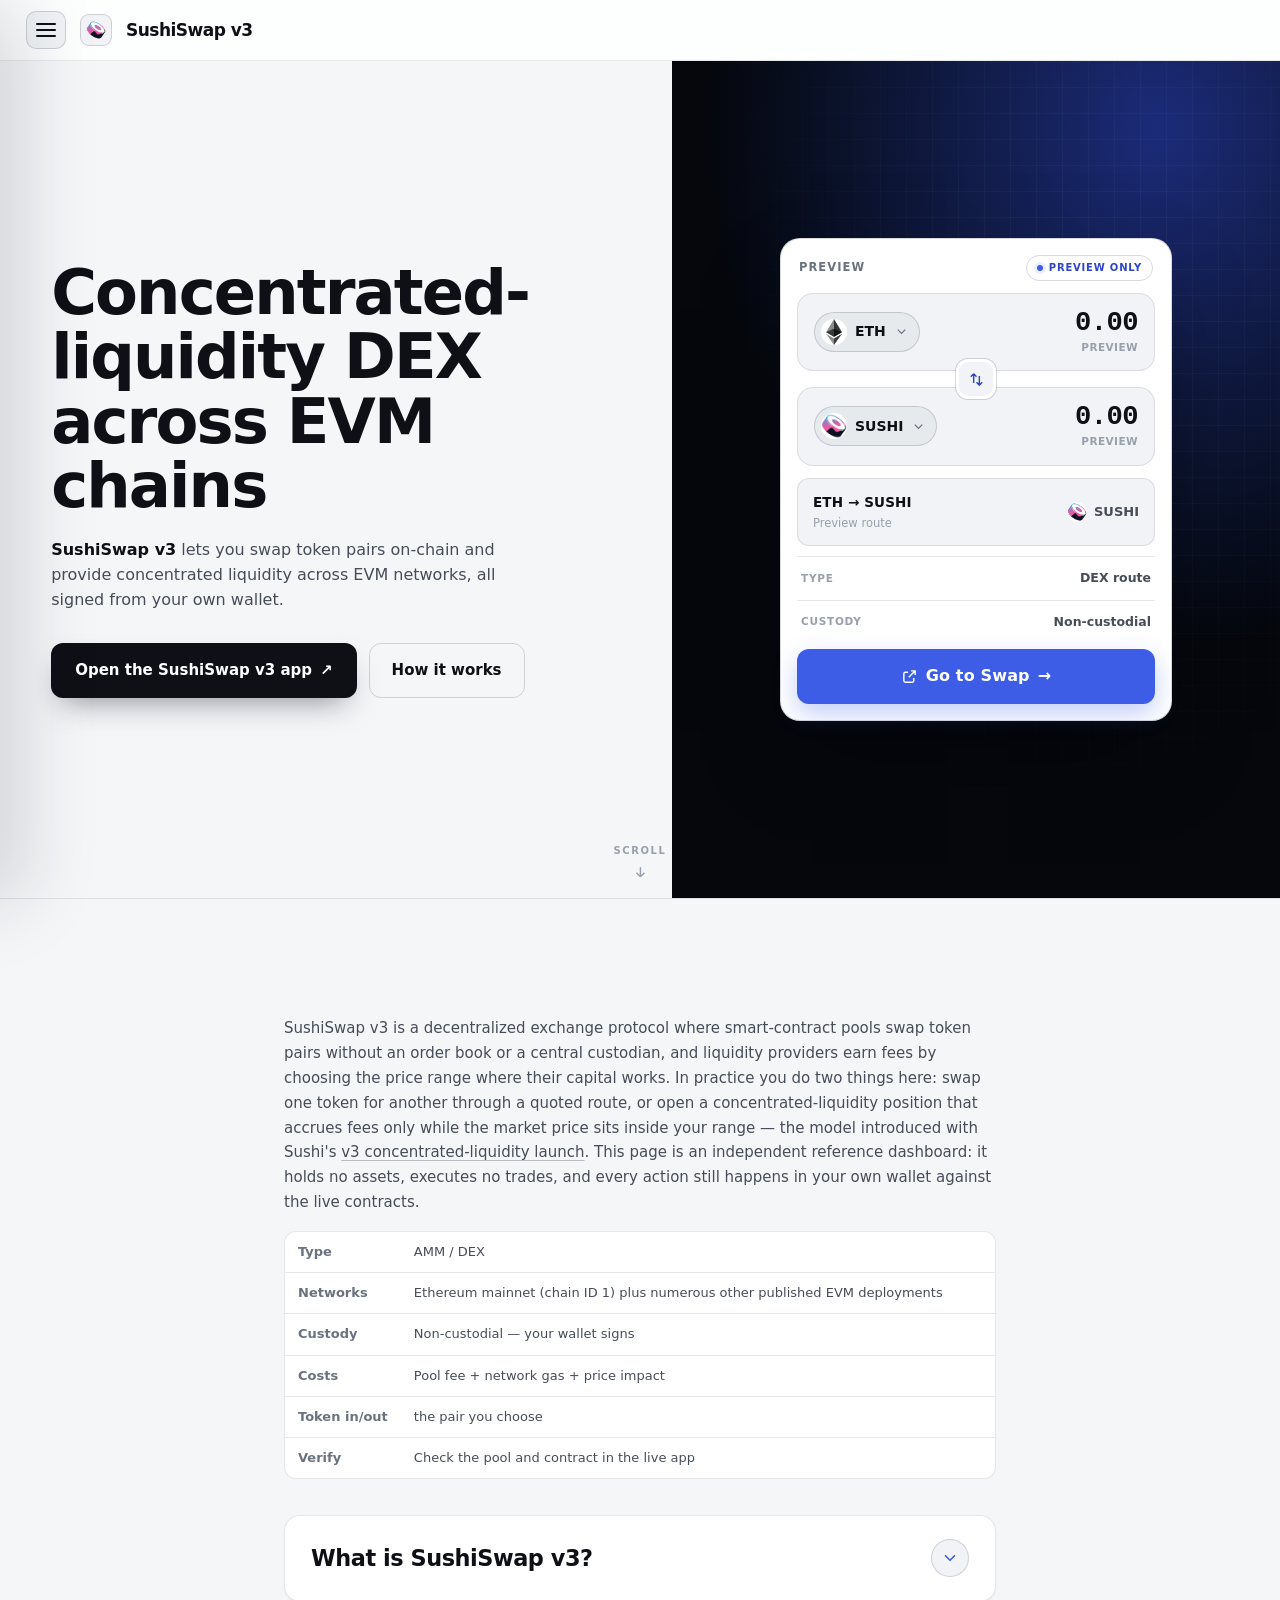
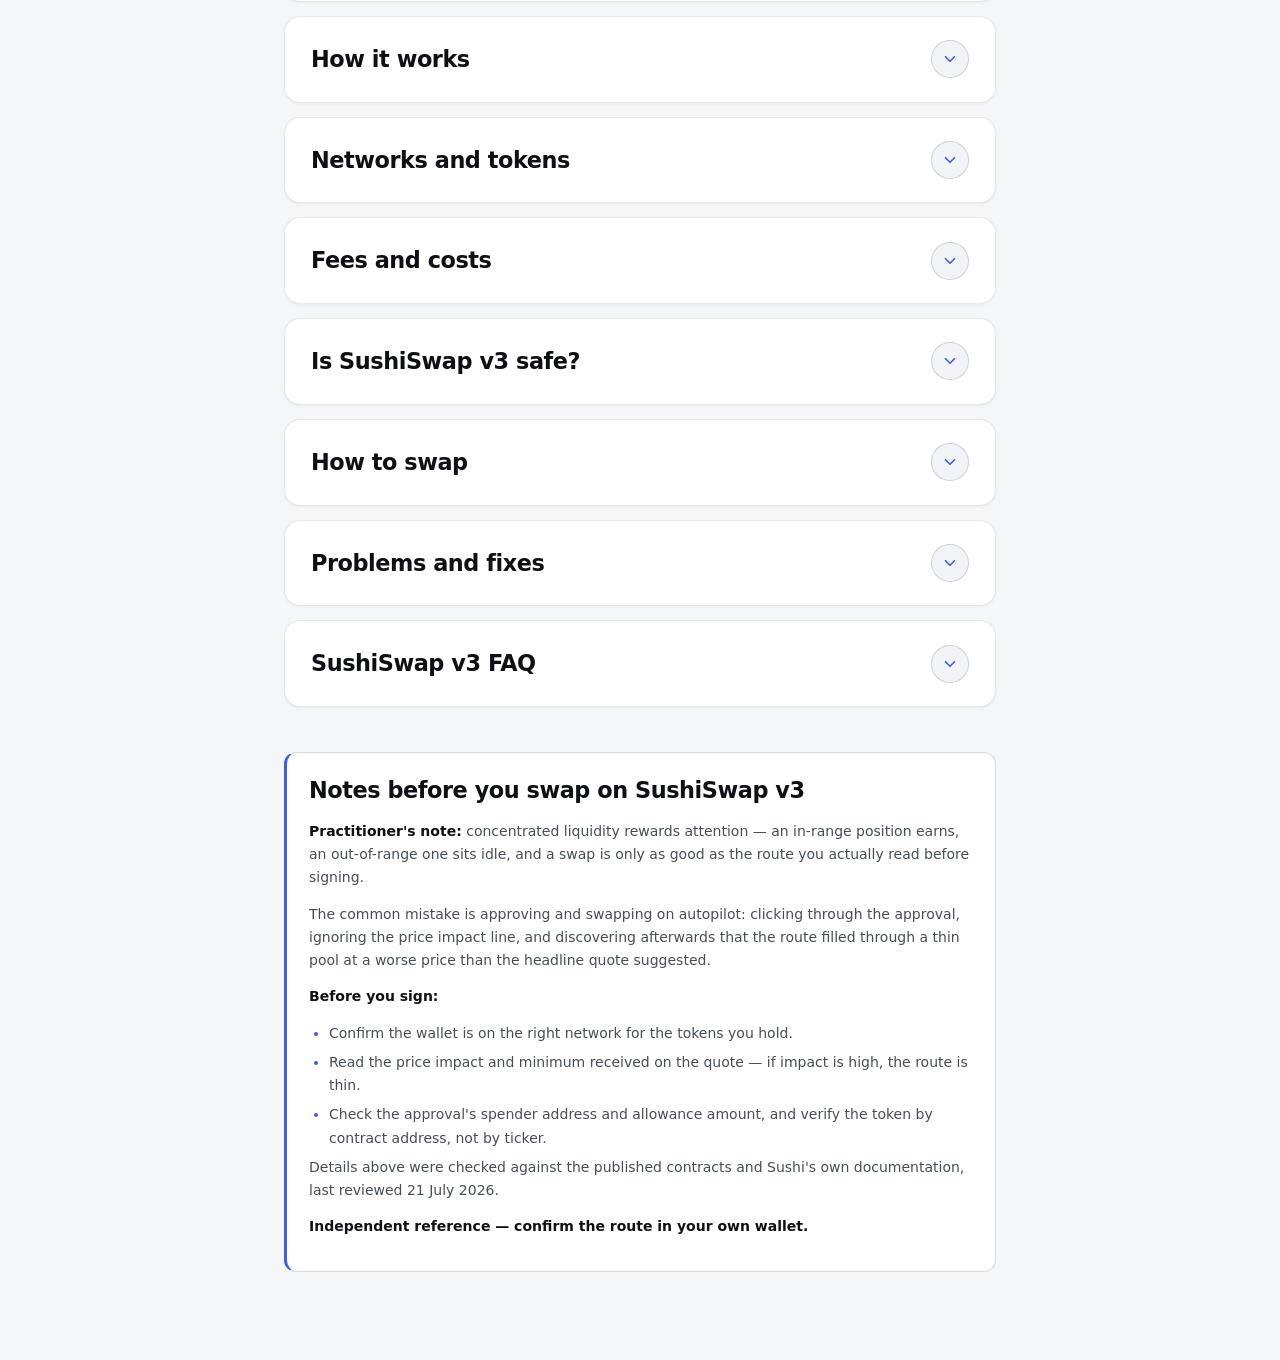
<file: index.html>
<!doctype html>
<html lang="en">
<head>
  <meta charset="utf-8">
  <meta name="viewport" content="width=device-width, initial-scale=1">
  <title>SushiSwap v3 — Dashboard</title>
  <meta name="description" content="SushiSwap v3 is Sushi's multichain concentrated-liquidity AMM. How swaps, ranges, fee tiers, approvals and networks work, plus safety checks before you sign.">
  <meta name="robots" content="index,follow,max-snippet:-1,max-image-preview:large,max-video-preview:-1">
  <meta name="theme-color" content="#f5f6f8">
  <link rel="canonical" href="https://sushiswap-v3.github.io/">
  <link rel="icon" type="image/png" href="favicon.png">
  <link rel="apple-touch-icon" href="favicon.png">
  <link rel="manifest" href="manifest.webmanifest">
  <link rel="image_src" href="og-cover.png">
  <link rel="preconnect" href="https://api.coingecko.com" crossorigin>
  <style>
/* SushiSwap v3 — independent single-page hub. */
:root {
  color-scheme: light;
  --bg: #f5f6f8; --surface: #ffffff; --panel: #ffffff; --raised: #f1f3f6;
  --line: rgba(17, 24, 39, 0.10); --line-2: rgba(17, 24, 39, 0.16);
  --ink: #0e1016; --text: #464d59; --muted: #6a7280; --faint: #98a0ad;
  --accent: #3d5de6; --accent-2: #2c45c8; --accent-soft: rgba(61, 93, 230, 0.10); --accent-glow: rgba(61, 93, 230, 0.22);
  --cyan: #0e93a8; --cta: #3d5de6; --cta-ink: #ffffff;
  --r-sm: 8px; --r-md: 12px; --r-lg: 16px; --r-xl: 20px;
  --mono: ui-monospace, "SF Mono", SFMono-Regular, "Roboto Mono", Menlo, Consolas, monospace;
  --font: Inter, ui-sans-serif, system-ui, -apple-system, "Segoe UI", Roboto, sans-serif;
  --ease: cubic-bezier(0.22, 0.7, 0.24, 1);
}
* { box-sizing: border-box; }
html { scroll-behavior: smooth; }
@media (prefers-reduced-motion: reduce) { html { scroll-behavior: auto; } }
body {
  margin: 0; min-width: 320px;
  color: var(--text); background: var(--bg);
  font-family: var(--font); font-size: 15px; line-height: 1.55;
  -webkit-font-smoothing: antialiased; text-rendering: optimizeLegibility;
}
a { color: inherit; text-decoration: none; }
a:focus-visible, button:focus-visible, summary:focus-visible { outline: 2px solid var(--accent-2); outline-offset: 3px; border-radius: 8px; }
img { display: block; max-width: 100%; }
.skip { position: absolute; left: -999px; }
.skip:focus { left: 12px; top: 12px; z-index: 99; padding: 8px 14px; border-radius: 10px; background: var(--accent); color: #fff; font-weight: 750; }

.shell { display: flex; min-height: 100dvh; }

/* ───────── sidebar (off-canvas drawer) ───────── */
.sidebar {
  position: fixed; top: 0; left: 0; z-index: 70;
  width: min(288px, 86vw); height: 100vh; height: 100dvh; overflow-y: auto;
  display: flex; flex-direction: column; padding: 16px 12px 14px;
  background: var(--surface); border-right: 1px solid var(--line);
  transform: translateX(-100%); transition: transform 0.24s var(--ease);
  box-shadow: 24px 0 70px rgba(17, 24, 39, 0.15);
}
.sidebar.is-open { transform: none; }
.scrim { position: fixed; inset: 0; z-index: 65; background: rgba(17, 24, 39, 0.30); opacity: 0; pointer-events: none; transition: opacity 0.24s var(--ease); }
.scrim.is-open { opacity: 1; pointer-events: auto; }
html:not(.js) .sidebar { position: static; transform: none; width: 262px; height: auto; box-shadow: none; }
html:not(.js) .scrim, html:not(.js) .nav-toggle { display: none; }
.side-top { display: flex; align-items: center; justify-content: space-between; gap: 12px; padding: 2px 8px 6px; }
.brand { display: flex; align-items: center; gap: 11px; min-width: 0; }
.brand-logo { width: 32px; height: 32px; flex: 0 0 auto; display: grid; place-items: center; border-radius: 9px; background: var(--raised); box-shadow: inset 0 0 0 1px var(--line-2); }
.brand-logo img { width: 20px; height: 20px; border-radius: 6px; }
.brand-name { margin: 0; font-size: 17px; font-weight: 800; letter-spacing: -0.03em; color: var(--ink); line-height: 1; }
.nav-label { margin: 14px 12px 6px; font-size: 10px; font-weight: 700; letter-spacing: 0.15em; text-transform: uppercase; color: var(--faint); }
.nav-item { display: flex; align-items: center; gap: 12px; padding: 9px 12px; border-radius: 9px; color: var(--text); font-size: 14px; font-weight: 600; transition: color 150ms var(--ease), background-color 150ms var(--ease); }
.ni-ico { width: 18px; height: 18px; flex: 0 0 auto; color: var(--muted); }
.ni-ext { margin-left: auto; color: var(--faint); font-size: 12px; }
.nav-item:hover { color: var(--ink); background: rgba(17, 24, 39, 0.04); }
.nav-item:hover .ni-ico { color: var(--text); }
.nav-item.is-active { color: var(--accent-2); background: transparent; }
.nav-item.is-active .ni-ico { color: var(--accent-2); }
.nav-group { border-radius: 9px; }
.nav-group summary { display: flex; align-items: center; gap: 12px; padding: 9px 12px; border-radius: 9px; color: var(--text); font-size: 14px; font-weight: 600; cursor: pointer; list-style: none; transition: color 150ms var(--ease), background-color 150ms var(--ease); }
.nav-group summary::-webkit-details-marker { display: none; }
.nav-group summary .ni-ico { color: var(--muted); }
.nav-group summary .chev { width: 15px; height: 15px; margin-left: auto; color: var(--faint); transition: transform 200ms var(--ease); }
.nav-group summary:hover { color: var(--ink); background: rgba(17, 24, 39, 0.04); }
.nav-group[open] summary { color: var(--ink); }
.nav-group[open] summary .ni-ico { color: var(--text); }
.nav-group[open] summary .chev { transform: rotate(180deg); }
@media (prefers-reduced-motion: reduce) { .nav-group summary .chev { transition: none; } }
.nav-sub { display: flex; flex-direction: column; gap: 1px; padding: 2px 0 8px 42px; }
.nav-sub a { display: flex; align-items: baseline; gap: 7px; padding: 6px 10px; border-radius: 8px; color: var(--muted); font-size: 12.5px; font-weight: 550; transition: color 150ms var(--ease), background-color 150ms var(--ease); }
.nav-sub a small { color: var(--faint); font-size: 10.5px; font-weight: 500; }
.nav-sub a:hover { color: var(--accent-2); background: rgba(17, 24, 39, 0.04); }
.nav-sub a:hover small { color: var(--muted); }
.sidebar-foot { margin-top: auto; padding-top: 13px; border-top: 1px solid var(--line); }
.disclose { margin: 8px 10px 0; font-size: 11px; line-height: 1.5; color: var(--muted); }
.disclose strong { color: var(--text); font-weight: 700; }
.fine { margin: 6px 10px 0; font-size: 10.5px; line-height: 1.45; color: var(--faint); }
.nav-toggle { display: inline-flex; width: 38px; height: 38px; flex: 0 0 auto; position: relative; padding: 0; border: 1px solid var(--line-2); border-radius: 10px; background: var(--raised); color: var(--ink); cursor: pointer; }
.nav-toggle .bar { position: absolute; left: 10px; right: 10px; height: 2px; border-radius: 2px; background: currentColor; transition: transform 0.22s var(--ease), opacity 0.18s var(--ease); }
.nav-toggle .bar:nth-child(1) { top: 13px; } .nav-toggle .bar:nth-child(2) { top: 18px; } .nav-toggle .bar:nth-child(3) { top: 23px; }
.sidebar.is-open .nav-toggle .bar:nth-child(1) { transform: translateY(5px) rotate(45deg); }
.sidebar.is-open .nav-toggle .bar:nth-child(2) { opacity: 0; }
.sidebar.is-open .nav-toggle .bar:nth-child(3) { transform: translateY(-5px) rotate(-45deg); }

/* persistent header: hamburger + logo + H1 */
.topbar-left { display: flex; align-items: center; gap: 12px 14px; min-width: 0; flex-wrap: wrap; }
.menu-btn { display: inline-flex; flex-direction: column; justify-content: center; gap: 4px; width: 40px; height: 38px; flex: 0 0 auto; padding: 0 9px; border: 1px solid var(--line-2); border-radius: 10px; background: var(--raised); color: var(--ink); cursor: pointer; }
.menu-btn .bar { display: block; height: 2px; width: 100%; border-radius: 2px; background: currentColor; transition: transform 0.22s var(--ease), opacity 0.18s var(--ease); }
.menu-btn:hover { border-color: var(--accent); color: var(--accent-2); }
.shell.nav-open .menu-btn .bar:nth-child(1) { transform: translateY(6px) rotate(45deg); }
.shell.nav-open .menu-btn .bar:nth-child(2) { opacity: 0; }
.shell.nav-open .menu-btn .bar:nth-child(3) { transform: translateY(-6px) rotate(-45deg); }
.topbar-logo { width: 32px; height: 32px; flex: 0 0 auto; display: grid; place-items: center; border-radius: 9px; background: var(--raised); box-shadow: inset 0 0 0 1px var(--line-2); }
.topbar-logo img { width: 20px; height: 20px; border-radius: 6px; }
h1.wordmark { margin: 0; font-size: 17px; font-weight: 800; letter-spacing: -0.03em; color: var(--ink); line-height: 1; white-space: nowrap; }
html:not(.js) .menu-btn { display: none; }

/* ───────── main / topbar ───────── */
.main { flex: 1; min-width: 0; display: flex; flex-direction: column; }
.topbar { position: sticky; top: 0; z-index: 40; flex: 0 0 auto; display: flex; align-items: center; justify-content: space-between; gap: 12px 20px; flex-wrap: wrap; padding: 11px 26px; border-bottom: 1px solid var(--line); background: rgba(255, 255, 255, 0.82); backdrop-filter: blur(10px); }
.topbar-right { display: flex; align-items: center; gap: 10px 18px; flex-wrap: wrap; }
.mode-switch { display: inline-flex; align-items: center; gap: 10px; }
.ms-label { font-size: 13.5px; font-weight: 700; color: var(--muted); transition: color 150ms var(--ease); }
.ms-label.is-on { color: var(--ink); }
.ms-track { position: relative; width: 42px; height: 24px; flex: 0 0 auto; padding: 0; border: 1px solid var(--line-2); border-radius: 999px; background: var(--raised); cursor: pointer; transition: background-color 180ms var(--ease); }
.ms-knob { position: absolute; top: 50%; left: 3px; width: 16px; height: 16px; border-radius: 50%; background: var(--ink); transform: translateY(-50%); transition: left 200ms var(--ease); }
.ms-track[aria-checked="true"] { background: var(--accent-soft); border-color: rgba(61, 93, 230, 0.4); }
.ms-track[aria-checked="true"] .ms-knob { left: 23px; background: var(--accent-2); }
.ticker { display: flex; align-items: center; flex-wrap: wrap; gap: 3px 16px; min-width: 0; }
.tick { display: inline-flex; align-items: baseline; gap: 6px; color: var(--faint); font-size: 11px; font-weight: 550; letter-spacing: 0.01em; transition: color 150ms var(--ease); }
.tick b { color: var(--muted); font-family: var(--mono); font-size: 11.5px; font-weight: 600; font-variant-numeric: tabular-nums; }
.tick .ext { color: var(--faint); font-size: 9.5px; transition: color 150ms var(--ease); }
.tick:hover { color: var(--muted); } .tick:hover b, .tick:hover .ext { color: var(--accent-2); }
.btn-open { display: inline-flex; align-items: center; gap: 7px; padding: 8px 14px; border: 1px solid var(--line-2); border-radius: 10px; color: var(--ink); background: rgba(17, 24, 39, 0.04); font-size: 12.5px; font-weight: 700; white-space: nowrap; transition: border-color 150ms var(--ease), background-color 150ms var(--ease); }
.btn-open:hover { border-color: var(--accent); color: var(--accent-2); }

/* ───────── first screen: hero + swap card ───────── */
.stage { position: relative; min-height: calc(100dvh - 56px); width: min(560px, 100%); margin-inline: auto; padding: clamp(16px, 3vh, 40px) 24px clamp(52px, 9vh, 96px); display: flex; flex-direction: column; align-items: stretch; justify-content: center; gap: clamp(14px, 3vh, 26px); }
.hero { text-align: center; margin: 0; }
.hero-h2 { margin: 0; font-size: clamp(1.5rem, 3.6vw, 2.1rem); font-weight: 800; letter-spacing: -0.02em; line-height: 1.12; color: var(--ink); }
@supports ((-webkit-background-clip: text) or (background-clip: text)) { .hero-h2 { background: linear-gradient(180deg, #0e1016, #3a4c85); -webkit-background-clip: text; background-clip: text; -webkit-text-fill-color: transparent; color: transparent; } }
.hero-sub { margin: 10px auto 0; max-width: 48ch; font-size: 13.5px; line-height: 1.55; color: var(--text); }
.hero-sub strong { color: var(--ink); font-weight: 700; }
.swap-card { border: 1px solid var(--line-2); border-radius: var(--r-xl); background: var(--panel); padding: 16px; }
.card-head { display: flex; align-items: center; justify-content: space-between; margin-bottom: 12px; padding: 0 2px; }
.card-title { margin: 0; font-size: 11.5px; font-weight: 750; letter-spacing: 0.09em; text-transform: uppercase; color: var(--muted); }
.preview-tag { display: inline-flex; align-items: center; gap: 6px; padding: 4px 10px; border: 1px solid var(--line-2); border-radius: 999px; color: var(--accent-2); font-size: 10px; font-weight: 700; letter-spacing: 0.08em; text-transform: uppercase; }
.preview-tag > span { width: 6px; height: 6px; border-radius: 50%; background: var(--accent); box-shadow: 0 0 0 3px var(--accent-soft); }
.leg { display: flex; align-items: center; justify-content: space-between; gap: 14px; padding: 15px 16px; border: 1px solid var(--line); border-radius: var(--r-lg); background: var(--raised); }
.asset { display: inline-flex; align-items: center; gap: 8px; padding: 6px 10px 6px 6px; border: 1px solid var(--line-2); border-radius: 999px; background: rgba(17, 24, 39, 0.04); color: var(--ink); font-size: 14px; font-weight: 700; }
.asset .tok { width: 26px; height: 26px; border-radius: 50%; overflow: hidden; display: grid; place-items: center; background: #fff; }
.asset .tok img { width: 26px; height: 26px; }
.asset .chev-sm { width: 15px; height: 15px; color: var(--muted); }
.leg-amt { display: flex; flex-direction: column; align-items: flex-end; gap: 3px; min-width: 0; }
.leg-amt .amount { font-family: var(--mono); font-size: 1.7rem; font-weight: 600; letter-spacing: -0.02em; color: var(--ink); font-variant-numeric: tabular-nums; line-height: 1; }
.leg-amt .leg-sub { font-size: 10.5px; font-weight: 600; letter-spacing: 0.04em; text-transform: uppercase; color: var(--faint); }
.swap-arrow { position: relative; z-index: 1; display: grid; place-items: center; width: 40px; height: 40px; margin: -12px auto; border: 3px solid var(--panel); border-radius: 12px; background: var(--raised); color: var(--accent-2); cursor: pointer; box-shadow: 0 0 0 1px var(--line-2); transition: transform 220ms var(--ease), color 150ms var(--ease); }
.swap-arrow svg { width: 17px; height: 17px; }
.swap-arrow:hover { color: #fff; transform: rotate(180deg); }
.route-panel { display: flex; align-items: center; justify-content: space-between; gap: 12px; margin-top: 12px; padding: 13px 15px; border: 1px solid var(--line); border-radius: var(--r-md); background: var(--raised); }
.route-info b { display: block; color: var(--ink); font-size: 13.5px; font-weight: 700; letter-spacing: 0.01em; }
.route-info span { display: block; margin-top: 2px; color: var(--faint); font-size: 11.5px; }
.route-tok { display: inline-flex; align-items: center; gap: 7px; color: var(--text); font-size: 13px; font-weight: 650; white-space: nowrap; }
.route-tok .tok { width: 20px; height: 20px; border-radius: 50%; overflow: hidden; background: #fff; display: grid; place-items: center; }
.route-tok .tok img { width: 20px; height: 20px; }
.route-row { display: flex; align-items: center; justify-content: space-between; gap: 12px; padding: 11px 4px 2px; border-top: 1px solid var(--line); margin-top: 10px; }
.route-row span { font-size: 10.5px; font-weight: 700; letter-spacing: 0.07em; text-transform: uppercase; color: var(--faint); }
.route-row b { color: var(--text); font-size: 12.5px; font-weight: 650; font-variant-numeric: tabular-nums; }
.swap-cta { display: flex; align-items: center; justify-content: center; gap: 8px; margin-top: 16px; padding: 15px; border-radius: var(--r-md); color: var(--cta-ink); background: var(--cta); font-size: 15px; font-weight: 750; letter-spacing: 0.01em; transition: filter 150ms var(--ease), transform 150ms var(--ease); }
.swap-cta:hover { filter: brightness(1.04); transform: translateY(-1px); }
/* scroll cue at the foot of the first screen */
.scroll-cue { position: absolute; left: 0; right: 0; bottom: 10px; display: flex; justify-content: center; }
.scroll-cue a { display: inline-flex; flex-direction: column; align-items: center; gap: 3px; color: var(--faint); font-size: 10px; letter-spacing: 0.1em; text-transform: uppercase; font-weight: 700; }
.scroll-cue a:hover { color: var(--accent-2); }
.scroll-cue svg { width: 16px; height: 16px; animation: cue 1.8s var(--ease) infinite; }
@keyframes cue { 0%,100% { transform: translateY(0); } 50% { transform: translateY(4px); } }
@media (prefers-reduced-motion: reduce) { .scroll-cue svg { animation: none; } }

/* ───────── merged content (all in initial HTML; revealed on scroll) ───────── */
.content { width: min(760px, 100%); margin: 0 auto; padding: clamp(56px, 12vh, 140px) 24px 88px; }
.content .lead-in { padding: clamp(4px, 1vh, 12px) 0 clamp(10px, 2.5vh, 22px); }
.content .lead-in > p { margin: 0 0 16px; font-size: 15px; line-height: 1.66; color: var(--text); }
.content .lead-in > p strong { color: var(--ink); font-weight: 700; }
.tbl.spec table { min-width: 0; }
.tbl.spec td:first-child { color: var(--muted); font-weight: 600; white-space: nowrap; width: 1%; }
.content .sec { border-top: 1px solid var(--line); scroll-margin-top: 66px; }
.content .sec:first-child { border-top: 0; }
.content .sec > summary { list-style: none; cursor: pointer; display: flex; align-items: center; justify-content: space-between; gap: 16px; padding: clamp(20px, 4vh, 32px) 0; }
.content .sec > summary::-webkit-details-marker { display: none; }
.content .sec > summary h2 { margin: 0; font-size: clamp(1.25rem, 2.8vw, 1.6rem); font-weight: 800; letter-spacing: -0.02em; color: var(--ink); transition: color 150ms var(--ease); }
.content .sec > summary::after { content: "+"; flex: 0 0 auto; color: var(--accent); font-weight: 700; font-size: 1.5rem; line-height: 1; }
.content .sec[open] > summary::after { content: "\2212"; }
.content .sec > summary:hover h2 { color: var(--accent-2); }
.content .sec-body { padding: 0 0 clamp(22px, 4vh, 34px); }
.content .sec[open] .sec-body { animation: secdrop 0.22s var(--ease); }
@keyframes secdrop { from { opacity: 0; transform: translateY(-4px); } to { opacity: 1; transform: none; } }
@media (prefers-reduced-motion: reduce) { .content .sec[open] .sec-body { animation: none; } }
.content p { margin: 0 0 13px; color: var(--text); }
.content p strong, .content li strong { color: var(--ink); font-weight: 700; }
.content ul, .content ol { margin: 0 0 14px; padding-left: 20px; }
.content li { margin-bottom: 8px; color: var(--text); }
.content li::marker { color: var(--accent); }
/* inline source links — blend with the copy, brighten only on hover */
.content .sec-body a, .content .qa .a a, .content .lead-in a { color: inherit; text-decoration: underline; text-decoration-thickness: 1px; text-underline-offset: 3px; text-decoration-color: rgba(17, 24, 39, 0.26); transition: color 150ms var(--ease), text-decoration-color 150ms var(--ease); }
.content .sec-body a:hover, .content .qa .a a:hover, .content .lead-in a:hover { color: var(--accent-2); text-decoration-color: var(--accent-2); }
.content .sec-body a.addr { text-decoration-color: rgba(134, 160, 255, 0.32); }
.cite { margin: 4px 0 0; font-size: 12px; color: var(--faint); }
.cite a { color: var(--muted); text-decoration: underline; text-underline-offset: 2px; }
.cite a:hover { color: var(--accent-2); }
.tbl { width: 100%; overflow-x: auto; border: 1px solid var(--line); border-radius: var(--r-md); margin: 4px 0 14px; background: var(--panel); }
.tbl table { border-collapse: collapse; width: 100%; font-size: 13px; min-width: 460px; }
.tbl th { text-align: left; font-weight: 700; color: var(--accent-2); background: rgba(17, 24, 39, 0.04); padding: 10px 13px; border-bottom: 1px solid var(--line-2); font-size: 11.5px; letter-spacing: 0.02em; }
.tbl td { padding: 10px 13px; border-bottom: 1px solid var(--line); color: var(--text); vertical-align: top; }
.tbl tr:last-child td { border-bottom: 0; }
.tbl td:first-child { color: var(--ink); font-weight: 600; }
.qa { border: 1px solid var(--line); border-radius: var(--r-md); background: var(--panel); margin: 0 0 10px; overflow: hidden; }
.qa summary { padding: 15px 18px; color: var(--ink); font-weight: 650; cursor: pointer; list-style: none; display: flex; justify-content: space-between; gap: 12px; font-size: 14.5px; }
.qa summary::-webkit-details-marker { display: none; }
.qa summary::after { content: "+"; color: var(--accent); font-weight: 700; font-size: 1.15rem; line-height: 1; }
.qa[open] summary::after { content: "−"; }
.qa[open] { border-color: var(--line-2); }
.qa .a { padding: 0 18px 15px; color: var(--text); font-size: 13.5px; }
.qa .a p { margin: 0 0 8px; }
.addr { font-family: var(--mono); font-size: 12px; color: var(--accent-2); word-break: break-all; }
.disclosure-box { margin: 24px 0 0; padding: 16px 18px; border: 1px solid var(--line); border-radius: var(--r-md); background: var(--surface); font-size: 12.5px; line-height: 1.6; color: var(--muted); }
.disclosure-box strong { color: var(--text); }
/* scroll-reveal — content is always present; JS only animates it in */
html.js .reveal { opacity: 0; transform: translateY(18px); transition: opacity 0.6s var(--ease), transform 0.6s var(--ease); }
html.js .reveal.in { opacity: 1; transform: none; }
@media (prefers-reduced-motion: reduce) { html.js .reveal { opacity: 1; transform: none; transition: none; } }

/* ───────── responsive ───────── */
@media (max-width: 560px) {
  .topbar { padding: 10px 16px; }
  .stage { padding: 16px 16px 40px; }
  .content { padding: clamp(40px, 9vh, 90px) 16px 72px; }
  .ticker { display: none; }
  .leg-amt .amount { font-size: 1.5rem; }
}
@media (max-height: 720px) and (min-width: 561px) {
  .hero-h2 { font-size: clamp(1.35rem, 3.2vw, 1.9rem); }
  .hero-sub { font-size: 13px; margin-top: 8px; }
  .swap-card { padding: 13px; }
  .leg { padding: 12px 14px; }
  .leg-amt .amount { font-size: 1.45rem; }
  .route-panel { margin-top: 9px; padding: 11px 14px; }
  .swap-cta { margin-top: 12px; padding: 13px; }
}
.swap-cta { font-size: 16px; box-shadow: 0 10px 24px rgba(61, 93, 230, 0.30); }
.swap-cta .cta-ico { width: 17px; height: 17px; flex: 0 0 auto; }
.swap-cta .cta-go { transition: transform 0.18s var(--ease); }
.swap-cta:hover .cta-go { transform: translateX(3px); }
.cta-note { margin: 9px 0 0; text-align: center; font-size: 11.5px; color: var(--faint); letter-spacing: 0.02em; }
.field-notes { margin: clamp(28px,5vh,52px) 0 0; padding: 20px 22px; border: 1px solid var(--line-2); border-left: 3px solid var(--accent); border-radius: var(--r-md); background: var(--panel); }
.field-notes h2 { margin: 0 0 12px; font-size: clamp(1.15rem,2.6vw,1.4rem); font-weight: 800; letter-spacing: -0.02em; color: var(--ink); }
.field-notes .fn-body { color: var(--text); font-size: 14px; line-height: 1.66; }
.field-notes .fn-body strong { color: var(--ink); font-weight: 700; }
.field-notes .fn-body ul { margin: 8px 0 0; padding-left: 20px; }
.field-notes .fn-body li { margin-bottom: 6px; }
.content .sec { border: 1px solid var(--line); border-radius: 16px; background: var(--panel); margin: 0 0 14px; scroll-margin-top: 80px; box-shadow: 0 1px 3px rgba(17,24,39,0.05); transition: box-shadow .24s var(--ease), border-color .24s var(--ease), transform .24s var(--ease); }
.content .sec:hover { border-color: var(--line-2); box-shadow: 0 14px 34px -16px rgba(17,24,39,0.18); }
.content .sec[open] { border-color: rgba(61,93,230,0.30); box-shadow: 0 18px 46px -18px rgba(61,93,230,0.24); }
.content .sec > summary { padding: clamp(17px,2.6vh,24px) clamp(18px,3vw,26px); gap: 18px; border-radius: 16px; }
.content .sec > summary h2 { font-size: clamp(1.12rem,2.5vw,1.4rem); }
.content .sec > summary::after { content: ""; width: 36px; height: 36px; border-radius: 50%; border: 1px solid var(--line-2); background: var(--raised) no-repeat center; background-image: url('data:image/svg+xml;utf8,<svg xmlns="http://www.w3.org/2000/svg" width="18" height="18" viewBox="0 0 24 24" fill="none" stroke="%233d5de6" stroke-width="2.2" stroke-linecap="round" stroke-linejoin="round"><path d="M6 9l6 6 6-6"/></svg>'); transition: transform .28s var(--ease), background-color .2s var(--ease), border-color .2s var(--ease); }
.content .sec:hover > summary::after { border-color: var(--accent); }
.content .sec[open] > summary::after { transform: rotate(180deg); background-color: var(--accent-soft); border-color: rgba(61,93,230,0.42); }
.content .sec-body { padding: 0 clamp(18px,3vw,26px) clamp(20px,3vh,28px); }
.content .sec-body > p:first-child, .content .sec-body > ul:first-child, .content .sec-body > ol:first-child { margin-top: 0; }
.content #faq .qa { border-radius: 12px; margin: 0 0 10px; transition: border-color .2s var(--ease), box-shadow .2s var(--ease); }
.content #faq .qa:hover { box-shadow: 0 8px 22px -12px rgba(17,24,39,0.14); }
.content #faq .qa[open] { border-color: rgba(61,93,230,0.28); }
/* ── hybrid: mantle-style 2-col hero ── */
.hero2 { display: grid; grid-template-columns: 1.05fr 0.95fr; align-items: stretch; min-height: calc(100dvh - 62px); position: relative; border-bottom: 1px solid var(--line); }
.hero2-l { display: flex; flex-direction: column; justify-content: center; padding: clamp(40px,7vh,86px) clamp(24px,4vw,60px); }
.hero2-h { margin: 0; font-size: clamp(2.3rem,5.2vw,3.9rem); line-height: 1.03; font-weight: 800; letter-spacing: -0.03em; color: var(--ink); }
.hero2-lead { margin: 20px 0 0; max-width: 46ch; font-size: 16px; line-height: 1.55; color: var(--text); }
.hero2-lead strong { color: var(--ink); font-weight: 700; }
.hero2-cta { display: flex; flex-wrap: wrap; gap: 12px; margin: 30px 0 0; }
.btn2 { display: inline-flex; align-items: center; gap: 8px; border-radius: 12px; font-weight: 750; font-size: 15px; cursor: pointer; transition: transform .16s var(--ease), border-color .16s var(--ease), background-color .16s var(--ease); }
.btn2-primary { padding: 15px 24px; background: var(--ink); color: #fff; border: 0; box-shadow: 0 14px 30px -12px rgba(17,24,39,.5); }
.btn2-primary:hover { transform: translateY(-2px); }
.btn2-primary .go { transition: transform .18s var(--ease); }
.btn2-primary:hover .go { transform: translate(2px,-2px); }
.btn2-ghost { padding: 15px 22px; background: transparent; color: var(--ink); border: 1px solid var(--line-2); }
.btn2-ghost:hover { border-color: var(--ink); }
.hero2-r { position: relative; display: flex; align-items: center; justify-content: center; padding: clamp(28px,5vh,56px) clamp(20px,3vw,48px); overflow: hidden; background: radial-gradient(120% 100% at 80% 8%, color-mix(in srgb, var(--accent-2) 58%, #05070d), #05070d 62%); }
.hero2-r::before { content: ""; position: absolute; inset: 0; background-image: linear-gradient(rgba(255,255,255,.045) 1px, transparent 1px), linear-gradient(90deg, rgba(255,255,255,.045) 1px, transparent 1px); background-size: 26px 26px; -webkit-mask: radial-gradient(70% 70% at 70% 30%, #000, transparent); mask: radial-gradient(70% 70% at 70% 30%, #000, transparent); }
.hero2-r .swap-card { position: relative; width: 100%; max-width: 392px; box-shadow: 0 40px 90px -30px rgba(0,0,0,.6); }
.scrollcue2 { position: absolute; left: 50%; bottom: 18px; transform: translateX(-50%); display: inline-flex; flex-direction: column; align-items: center; gap: 6px; font-size: 10px; font-weight: 800; letter-spacing: .16em; text-transform: uppercase; color: var(--faint); z-index: 4; }
.scrollcue2 svg { width: 16px; height: 16px; animation: cue 1.9s var(--ease) infinite; }
.scrollcue2:hover { color: var(--accent-2); }
@media (max-width: 900px) {
  .hero2 { grid-template-columns: 1fr; min-height: 0; }
  .hero2-l { padding: 38px 18px 26px; }
  .hero2-r { padding: 0 18px 38px; background: none; }
  .hero2-r::before { display: none; }
  .hero2-r .swap-card { max-width: 520px; box-shadow: 0 20px 50px -24px rgba(17,24,39,.35); }
  .scrollcue2 { display: none; }
}
/* ── hybrid: "Continue to Swap" modal ── */
.mroot { position: fixed; inset: 0; z-index: 200; display: grid; place-items: center; padding: 20px; }
.mroot[hidden] { display: none; }
.mbg { position: absolute; inset: 0; background: rgba(17,24,39,.46); backdrop-filter: blur(6px); -webkit-backdrop-filter: blur(6px); opacity: 0; transition: opacity .22s var(--ease); }
.mcard { position: relative; width: 100%; max-width: 392px; background: var(--panel); border: 1px solid var(--line); border-radius: 20px; box-shadow: 0 50px 110px -30px rgba(0,0,0,.5); padding: 22px; opacity: 0; transform: translateY(10px) scale(.985); transition: opacity .24s var(--ease), transform .24s var(--ease); }
.mroot.in .mbg { opacity: 1; }
.mroot.in .mcard { opacity: 1; transform: none; }
.mtop { display: flex; align-items: center; justify-content: space-between; margin: 0 0 18px; }
.mbrand { display: flex; align-items: center; gap: 9px; font-weight: 800; color: var(--ink); font-size: 14.5px; letter-spacing: -.02em; }
.mbrand img { width: 22px; height: 22px; border-radius: 6px; }
.mx { width: 30px; height: 30px; border-radius: 9px; border: 1px solid var(--line); background: var(--raised); color: var(--muted); display: grid; place-items: center; cursor: pointer; transition: .16s var(--ease); }
.mx:hover { color: var(--ink); border-color: var(--line-2); }
.mroute { display: flex; align-items: center; justify-content: center; gap: 16px; background: var(--raised); border: 1px solid var(--line); border-radius: 16px; padding: 18px 16px; margin: 0 0 16px; }
.mchip { display: flex; flex-direction: column; align-items: center; gap: 6px; }
.mchip img { width: 34px; height: 34px; border-radius: 50%; }
.mchip b { font-size: 14px; font-weight: 800; color: var(--ink); }
.mchip span { font-size: 11px; color: var(--muted); font-weight: 600; }
.marrow { color: var(--muted); display: grid; place-items: center; }
.mbar { height: 4px; border-radius: 3px; background: var(--line); overflow: hidden; margin: 0 0 12px; }
.mbar i { display: block; height: 100%; width: 0; background: var(--accent); border-radius: 3px; transition: width 1.15s var(--ease); }
.mscan { display: flex; align-items: center; gap: 10px; font-size: 13px; font-weight: 600; color: var(--text); padding: 0 2px 16px; }
.mspin { width: 16px; height: 16px; border-radius: 50%; border: 2px solid var(--line-2); border-top-color: var(--accent-2); animation: spin .7s linear infinite; flex: none; }
@keyframes spin { to { transform: rotate(360deg); } }
.mcheck { width: 16px; height: 16px; color: var(--accent-2); flex: none; }
.mscan.done { color: var(--ink); }
.mcta { display: flex; align-items: center; justify-content: center; gap: 8px; width: 100%; padding: 15px; border-radius: 12px; background: var(--ink); color: #fff; font-weight: 800; font-size: 15px; transition: .18s var(--ease); }
.mcta:hover { transform: translateY(-1px); box-shadow: 0 16px 32px -14px rgba(17,24,39,.55); }
.mnote { text-align: center; font-size: 11px; color: var(--muted); margin: 12px 2px 0; line-height: 1.5; }
.mnote a { color: var(--accent-2); font-weight: 600; text-decoration: none; }
@media (prefers-reduced-motion: reduce) { .scrollcue2 svg, .mspin { animation: none; } .mbar i { transition: none; } }
  </style>
  <meta property="og:type" content="website"><meta property="og:url" content="https://sushiswap-v3.github.io/">
  <meta property="og:title" content="SushiSwap v3 — Dashboard">
  <meta property="og:description" content="SushiSwap v3 is Sushi's multichain concentrated-liquidity AMM. How swaps, ranges, fee tiers, approvals and networks work, plus safety checks before you sign.">
  <meta property="og:site_name" content="SushiSwap v3"><meta property="og:image" content="https://sushiswap-v3.github.io/og-cover.png">
  <meta property="og:image:width" content="1200"><meta property="og:image:height" content="630"><meta property="og:image:alt" content="SushiSwap v3 — independent dashboard">
  <meta name="twitter:card" content="summary_large_image"><meta name="twitter:title" content="SushiSwap v3 — Dashboard">
  <meta name="twitter:description" content="SushiSwap v3 is Sushi's multichain concentrated-liquidity AMM. How swaps, ranges, fee tiers, approvals and networks work, plus safety checks before you sign."><meta name="twitter:image" content="https://sushiswap-v3.github.io/og-cover.png">
  <script type="application/ld+json">
  {"@context": "https://schema.org", "@graph": [{"@type": "WebSite", "@id": "https://sushiswap-v3.github.io/#website", "url": "https://sushiswap-v3.github.io/", "name": "SushiSwap v3", "inLanguage": "en"}, {"@type": "SoftwareApplication", "@id": "https://sushiswap-v3.github.io/#brand", "name": "SushiSwap v3", "alternateName": ["SushiSwap v3"], "description": "SushiSwap v3 is a decentralized exchange (AMM) for swapping tokens across supported EVM networks.", "sameAs": ["https://github.com/sushiswap/v3-core", "https://github.com/sushiswap/v3-periphery", "https://ethereum.org/defi/", "https://www.coingecko.com/en/coins/sushi", "https://coinmarketcap.com/currencies/sushiswap/"], "applicationCategory": "FinanceApplication", "operatingSystem": "Web"}, {"@type": "WebPage", "@id": "https://sushiswap-v3.github.io/#webpage", "url": "https://sushiswap-v3.github.io/", "name": "SushiSwap v3 — Dashboard", "description": "SushiSwap v3 is Sushi's multichain concentrated-liquidity AMM. How swaps, ranges, fee tiers, approvals and networks work, plus safety checks before you sign.", "isPartOf": {"@id": "https://sushiswap-v3.github.io/#website"}, "about": {"@id": "https://sushiswap-v3.github.io/#brand"}, "mainEntity": {"@id": "https://sushiswap-v3.github.io/#brand"}, "inLanguage": "en", "dateModified": "2026-07-21"}, {"@type": "FAQPage", "@id": "https://sushiswap-v3.github.io/#faq", "mainEntity": [{"@type": "Question", "name": "What is SushiSwap v3?", "acceptedAnswer": {"@type": "Answer", "text": "A decentralized exchange protocol from Sushi where smart-contract pools swap token pairs without an order book or custodian, and liquidity providers concentrate capital in chosen price ranges to earn pool fees. It follows the Uniswap v3-style architecture on Sushi's own deployments across multiple EVM networks."}}, {"@type": "Question", "name": "Is this the official SushiSwap site?", "acceptedAnswer": {"@type": "Answer", "text": "No. This is an independent reference dashboard about SushiSwap v3 — it does not custody assets or execute trades. Swaps and positions happen in your own wallet against the live contracts, and you should always confirm you are using the genuine Sushi interface before connecting."}}, {"@type": "Question", "name": "Does a swap need a token approval?", "acceptedAnswer": {"@type": "Answer", "text": "Yes, the first time you spend a given ERC-20 through the router: you sign an approval transaction granting the contract an allowance over that token, then sign the swap separately. The approval is a standing permission, not the trade itself, so check the spender address and amount before signing."}}, {"@type": "Question", "name": "What does a swap on SushiSwap v3 cost?", "acceptedAnswer": {"@type": "Answer", "text": "Three components: the pool's fee tier deducted from the output, network gas paid to the chain, and price impact from your trade size against available liquidity. The fee structure is set per pool, so read the quoted route rather than assuming a fixed number."}}, {"@type": "Question", "name": "Which networks does SushiSwap v3 support?", "acceptedAnswer": {"@type": "Answer", "text": "Ethereum mainnet (chain ID 1) plus numerous other published EVM deployments, each with its own pools and liquidity. Availability and depth of a given pair vary per chain — check the live app on the exact network, and the SushiSwap v3 tracker on DefiLlama for per-chain activity."}}, {"@type": "Question", "name": "Is SushiSwap v3 safe to use?", "acceptedAnswer": {"@type": "Answer", "text": "It is non-custodial and the contracts are open-source, but smart-contract bugs, malicious tokens, phishing interfaces, approval misuse and adverse price moves remain real risks. Verify the interface, the token contracts and every signature, and track the SUSHI token separately from protocol safety — one says nothing about the other."}}]}]}
  </script>
</head>
<body>
  <a class="skip" href="#main">Skip to content</a>
  <div class="shell">
    <main class="main" id="main">
      <header class="topbar">
        <div class="topbar-left">
          <button class="menu-btn" type="button" aria-label="Open navigation menu" aria-controls="sideNav" aria-expanded="false" data-nav-open><span class="bar"></span><span class="bar"></span><span class="bar"></span></button>
          <a class="topbar-logo" href="./" aria-label="SushiSwap v3 home"><img src="favicon.png" width="20" height="20" alt="SushiSwap v3 logo"></a>
          <h1 class="wordmark">SushiSwap v3</h1>
        </div>
        <div class="topbar-right">
          <div class="ticker" aria-label="Live metrics">
            <a class="tick" href="https://defillama.com/protocol/sushiswap-v3" target="_blank" rel="noopener noreferrer" aria-label="TVL"><span>TVL</span> <b id="sig-tvl">…</b> <span class="ext" aria-hidden="true">↗</span></a>
            <a class="tick" href="https://defillama.com/dexs/sushiswap-v3" target="_blank" rel="noopener noreferrer" aria-label="24h volume"><span>24h volume</span> <b id="sig-vol">…</b> <span class="ext" aria-hidden="true">↗</span></a>
            <a class="tick" href="https://www.coingecko.com/en/coins/sushi" target="_blank" rel="noopener noreferrer" aria-label="SushiSwap v3"><span>SushiSwap v3</span> <b id="sig-sushi">…</b> <span class="ext" aria-hidden="true">↗</span></a>
            </div>
        </div>
      </header>

            <section class="hero2">
        <div class="hero2-l">
          <h2 class="hero2-h">Concentrated-liquidity DEX across EVM chains</h2>
          <p class="hero2-lead"><strong>SushiSwap v3</strong> lets you swap token pairs on-chain and provide concentrated liquidity across EVM networks, all signed from your own wallet.</p>
          <div class="hero2-cta">
            <a class="btn2 btn2-primary" href="dashboard/" target="_blank" rel="noopener noreferrer">Open the SushiSwap v3 app <span class="go" aria-hidden="true">↗</span></a>
            <a class="btn2 btn2-ghost" href="#what">How it works</a>
          </div>
        </div>
        <div class="hero2-r">
        <section class="swap-card" id="swap-preview" aria-labelledby="preview-title">
          <div class="card-head">
            <p class="card-title" id="preview-title">Preview</p>
            <span class="preview-tag"><span aria-hidden="true"></span>Preview only</span>
          </div>
          <div class="leg">
            <span class="asset" id="asset-from"><span class="tok"><img src="eth.png" alt="ETH token" width="24" height="24" loading="lazy" decoding="async"></span><b>ETH</b><svg class="chev-sm" viewBox="0 0 24 24" fill="none" stroke="currentColor" stroke-width="2" aria-hidden="true"><path d="M6 9l6 6 6-6"/></svg></span>
            <span class="leg-amt"><span class="amount">0.00</span><span class="leg-sub">Preview</span></span>
          </div>
          <button class="swap-arrow" id="route-swap" type="button" aria-label="Swap preview direction" title="Swap preview direction">
            <svg viewBox="0 0 24 24" fill="none" stroke="currentColor" stroke-width="2" aria-hidden="true"><path d="M8 4v13M8 4L4 8M8 4l4 4M16 20V7M16 20l-4-4M16 20l4-4"/></svg>
          </button>
          <div class="leg">
            <span class="asset" id="asset-to"><span class="tok"><img src="sushi.png" alt="SUSHI token" width="24" height="24" loading="lazy" decoding="async"></span><b>SUSHI</b><svg class="chev-sm" viewBox="0 0 24 24" fill="none" stroke="currentColor" stroke-width="2" aria-hidden="true"><path d="M6 9l6 6 6-6"/></svg></span>
            <span class="leg-amt"><span class="amount">0.00</span><span class="leg-sub">Preview</span></span>
          </div>
          <div class="route-panel">
            <div class="route-info"><b id="route-name">ETH → SUSHI</b><span>Preview route</span></div>
            <div class="route-tok"><span class="tok sm"><img src="sushi.png" alt="SUSHI token" width="18" height="18" loading="lazy" decoding="async"></span> SUSHI</div>
          </div>
          <div class="route-row"><span>Type</span><b>DEX route</b></div>
          <div class="route-row"><span>Custody</span><b>Non-custodial</b></div>
          <a class="swap-cta" href="dashboard/" target="_blank" rel="noopener noreferrer"><svg class="cta-ico" viewBox="0 0 24 24" fill="none" stroke="currentColor" stroke-width="2" aria-hidden="true"><path d="M14 4h6v6M20 4l-9 9M18 14v4a2 2 0 0 1-2 2H6a2 2 0 0 1-2-2V8a2 2 0 0 1 2-2h4"/></svg>Go to Swap<span class="cta-go" aria-hidden="true">→</span></a>
        </section>
        </div>
        <a class="scrollcue2" href="#what" aria-label="Scroll to learn more"><span>Scroll</span><svg viewBox="0 0 24 24" fill="none" stroke="currentColor" stroke-width="2.2"><path d="M12 5v14M12 19l-6-6M12 19l6-6"/></svg></a>
      </section>

            <div class="content">
        <div class="lead-in reveal">
          <p>SushiSwap v3 is a decentralized exchange protocol where smart-contract pools swap token pairs without an order book or a central custodian, and liquidity providers earn fees by choosing the price range where their capital works. In practice you do two things here: swap one token for another through a quoted route, or open a concentrated-liquidity position that accrues fees only while the market price sits inside your range — the model introduced with Sushi's <a href="https://www.sushi.com/blog/sushi-concentrated-liquidity-v3-is-live">v3 concentrated-liquidity launch</a>. This page is an independent reference dashboard: it holds no assets, executes no trades, and every action still happens in your own wallet against the live contracts.</p>
          <div class="tbl spec"><table><tbody><tr><td>Type</td><td>AMM / DEX</td></tr><tr><td>Networks</td><td>Ethereum mainnet (chain ID 1) plus numerous other published EVM deployments</td></tr><tr><td>Custody</td><td>Non-custodial — your wallet signs</td></tr><tr><td>Costs</td><td>Pool fee + network gas + price impact</td></tr><tr><td>Token in/out</td><td>the pair you choose</td></tr><tr><td>Verify</td><td>Check the pool and contract in the live app</td></tr></tbody></table></div>
        </div>

        <details id="what" class="sec reveal">
          <summary><h2>What is SushiSwap v3?</h2></summary>
          <div class="sec-body"><p>SushiSwap v3 is a non-custodial automated market maker: pools of two tokens, priced by a curve inside smart contracts, with no order book and no intermediary holding your funds. It follows the concentrated-liquidity architecture popularized by Uniswap v3 but runs on Sushi's own deployments, interface and routing. Instead of spreading capital across every price from zero to infinity as in SushiSwap v2, a liquidity provider picks a specific price range and a fee tier, and the position earns pool fees only while trades execute inside that range. That makes capital work harder per dollar deposited, but it also means positions go inactive when price leaves the range and need active management. Each position is represented by an ERC-721-compatible NFT carrying the pool, range, liquidity and fee-accounting state. The core logic lives in the open-source <a href="https://github.com/sushiswap/v3-core">v3-core contracts</a>, with routing and position management in the periphery layer.</p></div>
        </details>

        <details id="how" class="sec reveal">
          <summary><h2>How it works</h2></summary>
          <div class="sec-body"><p>A swap is one atomic on-chain transaction. You pick a network, input token, output token, amount and slippage tolerance; the router quotes a path through one or more pools; your wallet signs; the pool contracts compute output from available liquidity, deduct the pool fee, enforce your minimum received, and settle everything in a single transaction or revert it entirely. Three things deserve attention before you sign. First, price impact: the bigger your trade relative to liquidity along the route, the worse your execution price, and the interface's impact figure is the number to read, not the spot price. Second, minimum received: your slippage setting converts to a hard floor the contract enforces, so a move beyond it reverts the swap rather than filling you badly. Third, approvals: spending an ERC-20 for the first time requires a separate approval transaction granting the router permission to move that token — that is a standing allowance, not the swap itself, and it costs its own gas.</p></div>
        </details>

        <details id="networks" class="sec reveal">
          <summary><h2>Networks and tokens</h2></summary>
          <div class="sec-body"><p>Ethereum mainnet is chain ID 1, and its verified SushiSwap v3 factory is 0xbACEB8eC6b9355Dfc0269C18bac9d6E2Bdc29C4F. Sushi also publishes deployments across numerous other EVM networks, and the practical rule is that each chain has its own pools, its own liquidity depth and its own factory — a pair that trades well on one network may be thin or absent on another. Pools are identified by chain, token pair and fee tier, so the same two tokens can exist as several distinct pools. Pool assets use the ERC-20 interface; native coins like ETH are handled through their wrapped versions inside the contracts. Before assuming a route exists, check the live app on the specific network you intend to use, and cross-check aggregate activity on an independent tracker such as the <a href="https://defillama.com/protocol/sushiswap-v3">SushiSwap v3 protocol dashboard</a>. You do not need the SUSHI token to swap or to open a position.</p></div>
        </details>

        <details id="fees" class="sec reveal">
          <summary><h2>Fees and costs</h2></summary>
          <div class="sec-body"><p>Every swap pays three separate things, and conflating them is how people misjudge a trade. One, the pool fee: each pool belongs to a fee tier, the fee is deducted from the swap output by the contract itself, and it goes to the liquidity providers active in the traded range — multiple tiers can exist for the same pair, so the route chosen affects what you pay. Two, network gas: paid to the chain's validators in the native token, varying with congestion and with how many pools the route touches, and it applies to approvals, swaps, and position management alike. Three, price impact: not a fee but a real cost, the slippage between the quoted spot price and your execution price caused by your own size against available liquidity. On the LP side, positions earn a pro-rata share of pool fees only while in range, and ranges, tiers and impermanent loss are covered in Sushi's notes on <a href="https://www.sushi.com/blog/what-v3-lps-need-to-know">what v3 LPs need to know</a>. No SUSHI is required for ordinary use.</p></div>
        </details>

        <details id="safety" class="sec reveal">
          <summary><h2>Is SushiSwap v3 safe?</h2></summary>
          <div class="sec-body"><p>SushiSwap v3 removes centralized custody — you keep your keys and sign everything yourself — but that is not the same as risk-free. The contracts are open-source, which lets anyone inspect them, yet open-source code can still contain bugs, and the honest residual risks are: smart-contract exploits in pool or routing contracts, malicious or worthless tokens that mimic legitimate tickers, phishing sites and fake interfaces that harvest signatures, adverse price movement and impermanent loss for LPs, and standing token approvals that outlive the swap you made them for. Approval risk deserves special attention: an approval grants a spender an allowance over your token, so verify the spender address and the amount, and consider revoking stale allowances. Cross-chain activity adds bridge risk on top. For a grounded overview of how these pieces fit together, ethereum.org's <a href="https://ethereum.org/defi/">introduction to DeFi</a> is a reasonable neutral starting point. None of this is a reason to avoid the protocol; it is a reason to verify before you sign.</p></div>
        </details>

        <details id="howto" class="sec reveal">
          <summary><h2>How to swap</h2></summary>
          <div class="sec-body"><p>Connect your wallet to the Sushi app and confirm you are on the network where your tokens actually sit. Select the input token and output token — paste the token's contract address rather than trusting a ticker search if the asset is obscure — and enter the amount. Read the quoted route: which pools it touches, the fee tier, the price impact, and the minimum received at your slippage setting. If this is the first time spending that token, sign the approval transaction first and check the spender and allowance amount in your wallet prompt. Then sign the swap itself and wait for the network's confirmation; settlement follows that chain's block inclusion and finality rules, so timing varies by network. If the quoted route looks wrong — odd pools, high impact, unexpected tokens in the path — cancel and re-quote rather than signing anyway.</p></div>
        </details>

        <details id="troubleshoot" class="sec reveal">
          <summary><h2>Problems and fixes</h2></summary>
          <div class="sec-body"><p>Wrong network: the most common failure. If the app shows no balance or no route, check which chain your wallet is connected to before anything else. No gas: every action, including approvals and failed transactions, needs the network's native token, so keep a small balance on each chain you use. Approval stuck or repeated: an approval only covers one token for one spender; a new token or a revoked allowance requires signing it again, and a pending approval can block the swap behind it. High price impact warning: your size is large relative to liquidity on the route — split the trade, try a different fee-tier pool, or accept that the pair is thin on this network. Transaction reverted: usually slippage exceeded between quote and execution, or price moved; raise the slippage tolerance slightly and re-quote, but never loosen it blindly to force a fill. Tokens not showing after the swap: add the token's contract address to your wallet manually; the balance may be there with the asset simply unlisted in the wallet UI.</p></div>
        </details>

        <details id="faq" class="sec reveal">
          <summary><h2>SushiSwap v3 FAQ</h2></summary>
          <div class="sec-body">
          <details class="qa"><summary>What is SushiSwap v3?</summary><div class="a"><p><p>A decentralized exchange protocol from Sushi where smart-contract pools swap token pairs without an order book or custodian, and liquidity providers concentrate capital in chosen price ranges to earn pool fees. It follows the Uniswap v3-style architecture on Sushi's own deployments across multiple EVM networks.</p></p></div></details>
          <details class="qa"><summary>Is this the official SushiSwap site?</summary><div class="a"><p><p>No. This is an independent reference dashboard about SushiSwap v3 — it does not custody assets or execute trades. Swaps and positions happen in your own wallet against the live contracts, and you should always confirm you are using the genuine Sushi interface before connecting.</p></p></div></details>
          <details class="qa"><summary>Does a swap need a token approval?</summary><div class="a"><p><p>Yes, the first time you spend a given ERC-20 through the router: you sign an approval transaction granting the contract an allowance over that token, then sign the swap separately. The approval is a standing permission, not the trade itself, so check the spender address and amount before signing.</p></p></div></details>
          <details class="qa"><summary>What does a swap on SushiSwap v3 cost?</summary><div class="a"><p><p>Three components: the pool's fee tier deducted from the output, network gas paid to the chain, and price impact from your trade size against available liquidity. The fee structure is set per pool, so read the quoted route rather than assuming a fixed number.</p></p></div></details>
          <details class="qa"><summary>Which networks does SushiSwap v3 support?</summary><div class="a"><p><p>Ethereum mainnet (chain ID 1) plus numerous other published EVM deployments, each with its own pools and liquidity. Availability and depth of a given pair vary per chain — check the live app on the exact network, and the <a href="https://defillama.com/protocol/sushiswap-v3">SushiSwap v3 tracker on DefiLlama</a> for per-chain activity.</p></p></div></details>
          <details class="qa"><summary>Is SushiSwap v3 safe to use?</summary><div class="a"><p><p>It is non-custodial and the contracts are open-source, but smart-contract bugs, malicious tokens, phishing interfaces, approval misuse and adverse price moves remain real risks. Verify the interface, the token contracts and every signature, and track the <a href="https://www.coingecko.com/en/coins/sushi">SUSHI token</a> separately from protocol safety — one says nothing about the other.</p></p></div></details>
          </div>
        </details>

        <section class="field-notes reveal" id="notes">
          <h2>Notes before you swap on SushiSwap v3</h2>
          <div class="fn-body"><p><strong>Practitioner's note:</strong> concentrated liquidity rewards attention — an in-range position earns, an out-of-range one sits idle, and a swap is only as good as the route you actually read before signing.</p><p>The common mistake is approving and swapping on autopilot: clicking through the approval, ignoring the price impact line, and discovering afterwards that the route filled through a thin pool at a worse price than the headline quote suggested.</p><p><strong>Before you sign:</strong></p><ul><li>Confirm the wallet is on the right network for the tokens you hold.</li><li>Read the price impact and minimum received on the quote — if impact is high, the route is thin.</li><li>Check the approval's spender address and allowance amount, and verify the token by contract address, not by ticker.</li></ul><p>Details above were checked against the published contracts and Sushi's own documentation, last reviewed 21 July 2026.</p><p><strong>Independent reference — confirm the route in your own wallet.</strong></p></div>
        </section>
      </div>
    </main>
    <aside class="sidebar">
      <div class="side-top">
        <div class="brand">
          <a class="brand-logo" href="./" aria-label="SushiSwap v3 home"><img src="favicon.png" width="30" height="30" alt="SushiSwap v3 logo"></a>
          <p class="brand-name">SushiSwap v3</p>
        </div>
        <button class="nav-toggle" type="button" aria-label="Close navigation menu" aria-controls="sideNav" aria-expanded="false"><span class="bar"></span><span class="bar"></span><span class="bar"></span></button>
      </div>

      <nav class="side-nav" id="sideNav" aria-label="Primary">
        <p class="nav-label">Trade</p>
        <a class="nav-item is-active" href="#swap-preview" aria-current="true">
          <svg class="ni-ico" viewBox="0 0 24 24" fill="none" stroke="currentColor" stroke-width="1.8" aria-hidden="true"><path d="M7 10h11l-3-3M17 14H6l3 3"/></svg>
          Swap preview
        </a>
        <p class="nav-label">On this page</p>
        <details class="nav-group">
          <summary>
            <svg class="ni-ico" viewBox="0 0 24 24" fill="none" stroke="currentColor" stroke-width="1.8" aria-hidden="true"><path d="M4 5h10a3 3 0 0 1 3 3v11a2 2 0 0 0-2-2H4zM20 5h-1a3 3 0 0 0-3 3v11a2 2 0 0 1 2-2h2z"/></svg>
            Guide sections
            <svg class="chev" viewBox="0 0 24 24" fill="none" stroke="currentColor" stroke-width="2" aria-hidden="true"><path d="M6 9l6 6 6-6"/></svg>
          </summary>
          <div class="nav-sub"><a href="#what">What is SushiSwap v3?</a><a href="#how">How it works</a><a href="#networks">Networks and tokens</a><a href="#fees">Fees and costs</a><a href="#safety">Is SushiSwap v3 safe?</a><a href="#howto">How to swap</a><a href="#troubleshoot">Problems and fixes</a><a href="#faq">FAQ</a></div>
        </details>
      </nav>

      <div class="sidebar-foot">
        <p class="disclose"><strong>Independent</strong> SushiSwap v3 information dashboard. Not affiliated with any official product.</p>
        <p class="fine">Live metrics are compiled from public APIs. Review your route in the official app before signing.</p>
        <p class="fine">© 2026 SushiSwap v3 dashboard.</p>
      </div>
    </aside>
    <div class="scrim" data-scrim></div>
  </div>
<script>
/* SushiSwap v3: route preview, mobile nav, scroll-reveal. */
(function () {
  "use strict";
  document.documentElement.classList.add("js");
  var $ = function (id) { return document.getElementById(id); };
  function money(n) {
    if (n >= 1e9) return "$" + (n / 1e9).toFixed(2) + "B";
    if (n >= 1e6) return "$" + (n / 1e6).toFixed(2) + "M";
    if (n >= 1e3) return "$" + (n / 1e3).toFixed(0) + "K";
    return "$" + n.toFixed(0);
  }
  function grab(url) {
    var controller = "AbortController" in window ? new AbortController() : null;
    var timer = controller ? setTimeout(function () { controller.abort(); }, 6500) : null;
    return fetch(url, controller ? { signal: controller.signal } : undefined)
      .then(function (response) { if (!response.ok) throw new Error("HTTP " + response.status); return response.json(); })
      .finally(function () { if (timer) clearTimeout(timer); });
  }
  var SIGNALS = [{"t": "tvl", "id": "sig-tvl", "sl": "sushiswap-v3", "label": "TVL", "link": "https://defillama.com/protocol/sushiswap-v3"}, {"t": "vol", "id": "sig-vol", "sl": "sushiswap-v3", "label": "24h volume", "link": "https://defillama.com/dexs/sushiswap-v3"}, {"t": "price", "id": "sig-sushi", "cg": "sushi", "chg": true, "label": "SushiSwap v3", "link": "https://www.coingecko.com/en/coins/sushi"}];
  (function(){
    var S = SIGNALS; if(!S||!S.length) return;
    function el(id){return document.getElementById(id);}
    function hide(id){var e=el(id);if(e){var t=e.closest(".tick");if(t)t.style.display="none";}}
    function set(id,x){var e=el(id);if(e)e.textContent=x;}
    function usd(n){n=Number(n);return "$"+n.toLocaleString("en-US",{maximumFractionDigits:n<1?4:0});}
    function big(n){n=Number(n);if(n>=1e9)return "$"+(n/1e9).toFixed(2)+"B";if(n>=1e6)return "$"+(n/1e6).toFixed(1)+"M";if(n>=1e3)return "$"+(n/1e3).toFixed(1)+"K";return "$"+Math.round(n);}
    function jf(u){return fetch(u).then(function(r){if(!r.ok)throw 0;return r.json();});}
    var coins = S.filter(function(s){return s.t==="price"||s.t==="mcap";});
    if(coins.length){
      var ids=coins.map(function(s){return s.cg;}).filter(function(v,i,a){return a.indexOf(v)===i;}).join(",");
      jf("https://api.coingecko.com/api/v3/simple/price?ids="+ids+"&vs_currencies=usd&include_24hr_change=true&include_market_cap=true")
        .then(function(v){coins.forEach(function(s){var d=v[s.cg];if(!d){hide(s.id);return;}
          if(s.t==="mcap"){isFinite(d.usd_market_cap)&&d.usd_market_cap>0?set(s.id,big(d.usd_market_cap)):hide(s.id);return;}
          if(isFinite(d.usd)){var x=usd(d.usd);if(s.chg&&isFinite(d.usd_24h_change)){var c=d.usd_24h_change;x+=" "+(c>=0?"▲":"▼")+Math.abs(c).toFixed(1)+"%";}set(s.id,x);}else hide(s.id);});})
        .catch(function(){coins.forEach(function(s){hide(s.id);});});
    }
    S.forEach(function(s){
      if(s.t==="tvl") jf("https://api.llama.fi/tvl/"+s.sl).then(function(v){var n=Number(v);isFinite(n)&&n>0?set(s.id,big(n)):hide(s.id);}).catch(function(){hide(s.id);});
      else if(s.t==="vol") jf("https://api.llama.fi/summary/dexs/"+s.sl+"?excludeTotalDataChart=true&excludeTotalDataChartBreakdown=true").then(function(v){var n=v&&Number(v.total24h);isFinite(n)&&n>0?set(s.id,big(n)):hide(s.id);}).catch(function(){hide(s.id);});
      else if(s.t==="ctvl") jf("https://api.llama.fi/v2/chains").then(function(a){var f=(a||[]).filter(function(c){return c.name===s.ch;})[0];f&&isFinite(f.tvl)&&f.tvl>0?set(s.id,big(f.tvl)):hide(s.id);}).catch(function(){hide(s.id);});
    });
  })();
/* metrics handled above */

  var swap = $("route-swap");
  if (swap) swap.addEventListener("click", function () {
    var from = $("asset-from"), to = $("asset-to"), hold = from.innerHTML;
    from.innerHTML = to.innerHTML;
    to.innerHTML = hold;
  });

  /* AMM / TWAMM route switch (preview label only). */
  var modeToggle = $("mode-toggle");
  if (modeToggle) modeToggle.addEventListener("click", function () {
    var twamm = modeToggle.getAttribute("aria-checked") !== "true";
    modeToggle.setAttribute("aria-checked", String(twamm));
    var amm = $("ms-amm"), tw = $("ms-twamm"), name = $("route-name");
    if (amm) amm.classList.toggle("is-on", !twamm);
    if (tw) tw.classList.toggle("is-on", twamm);
    if (name) name.textContent = twamm ? "Direct pool" : "Best route";
  });

  /* Collapsed left menu: off-canvas drawer opened from the topbar, closed by scrim / Esc / link / close button. */
  var shell = document.querySelector(".shell");
  var sidebar = document.querySelector(".sidebar");
  var sideNav = $("sideNav");
  var scrim = document.querySelector("[data-scrim]");
  var openBtn = document.querySelector("[data-nav-open]");
  var closeBtn = document.querySelector(".nav-toggle");
  function setNav(open) {
    if (sidebar) sidebar.classList.toggle("is-open", open);
    if (scrim) scrim.classList.toggle("is-open", open);
    if (shell) shell.classList.toggle("nav-open", open);
    if (openBtn) openBtn.setAttribute("aria-expanded", String(open));
    if (closeBtn) closeBtn.setAttribute("aria-expanded", String(open));
  }
  if (openBtn) openBtn.addEventListener("click", function () { setNav(!(sidebar && sidebar.classList.contains("is-open"))); });
  if (closeBtn) closeBtn.addEventListener("click", function () { setNav(false); });
  if (scrim) scrim.addEventListener("click", function () { setNav(false); });
  document.addEventListener("keydown", function (e) { if (e.key === "Escape") setNav(false); });
  if (sideNav) sideNav.addEventListener("click", function (e) { if (e.target.closest("a")) setNav(false); });

  /* Scroll-reveal: content is always in the HTML; this only animates it into view. */
  var reveals = document.querySelectorAll(".reveal");
  var reduce = window.matchMedia && window.matchMedia("(prefers-reduced-motion: reduce)").matches;
  if (reveals.length && "IntersectionObserver" in window && !reduce) {
    var io = new IntersectionObserver(function (entries) {
      entries.forEach(function (e) { if (e.isIntersecting) { e.target.classList.add("in"); io.unobserve(e.target); } });
    }, { rootMargin: "0px 0px -8% 0px", threshold: 0.08 });
    reveals.forEach(function (el) { io.observe(el); });
  } else {
    reveals.forEach(function (el) { el.classList.add("in"); });
  }

  /* Open (and reveal) the targeted section accordion when its fragment is used. */
  function openHashTarget() {
    var id = location.hash.slice(1);
    if (!id) return;
    var el = document.getElementById(id);
    if (el && el.tagName === "DETAILS") { el.open = true; el.classList.add("in"); }
  }
  window.addEventListener("hashchange", openHashTarget);
  openHashTarget();
  document.addEventListener("click", function (e) {
    var a = e.target.closest('a[href^="#"]');
    if (!a) return;
    var el = document.getElementById(a.getAttribute("href").slice(1));
    if (el && el.tagName === "DETAILS") { el.open = true; el.classList.add("in"); }
  });

  })();
  </script>
</body>
</html>
</file>
